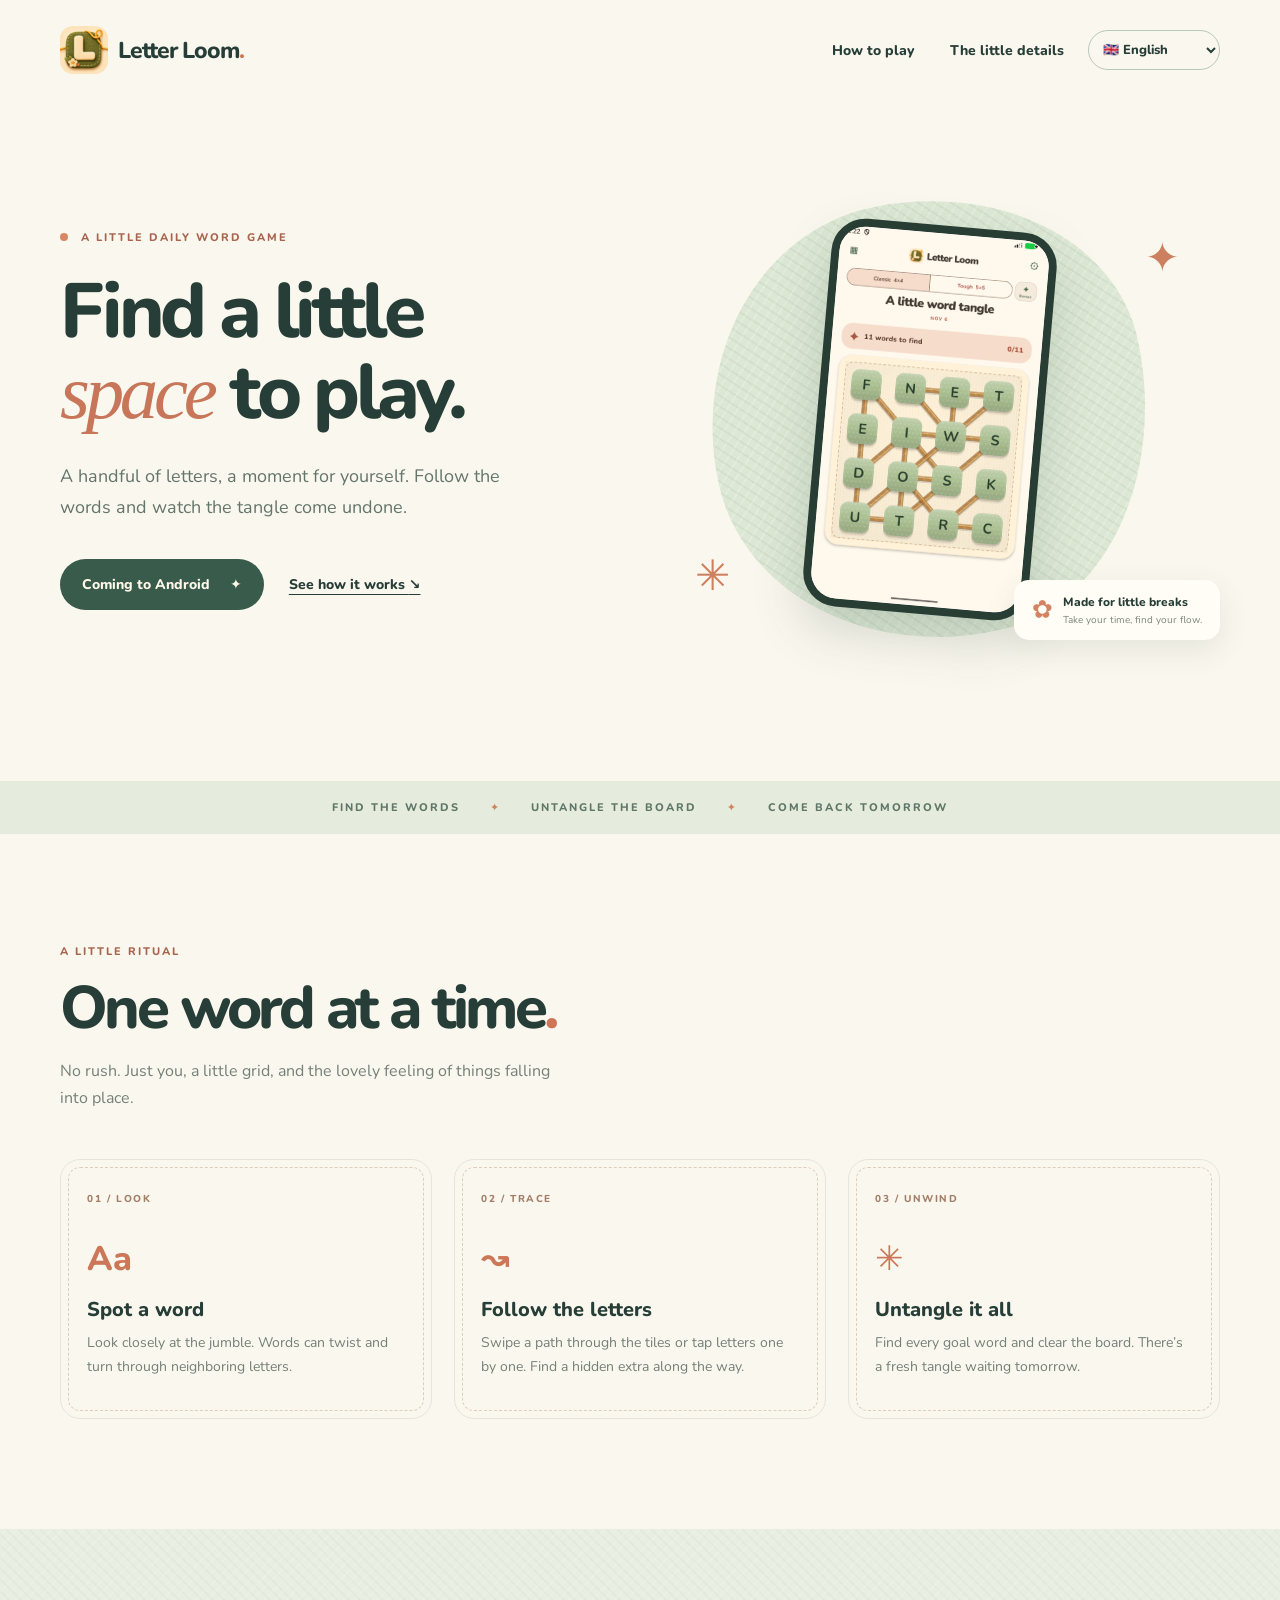
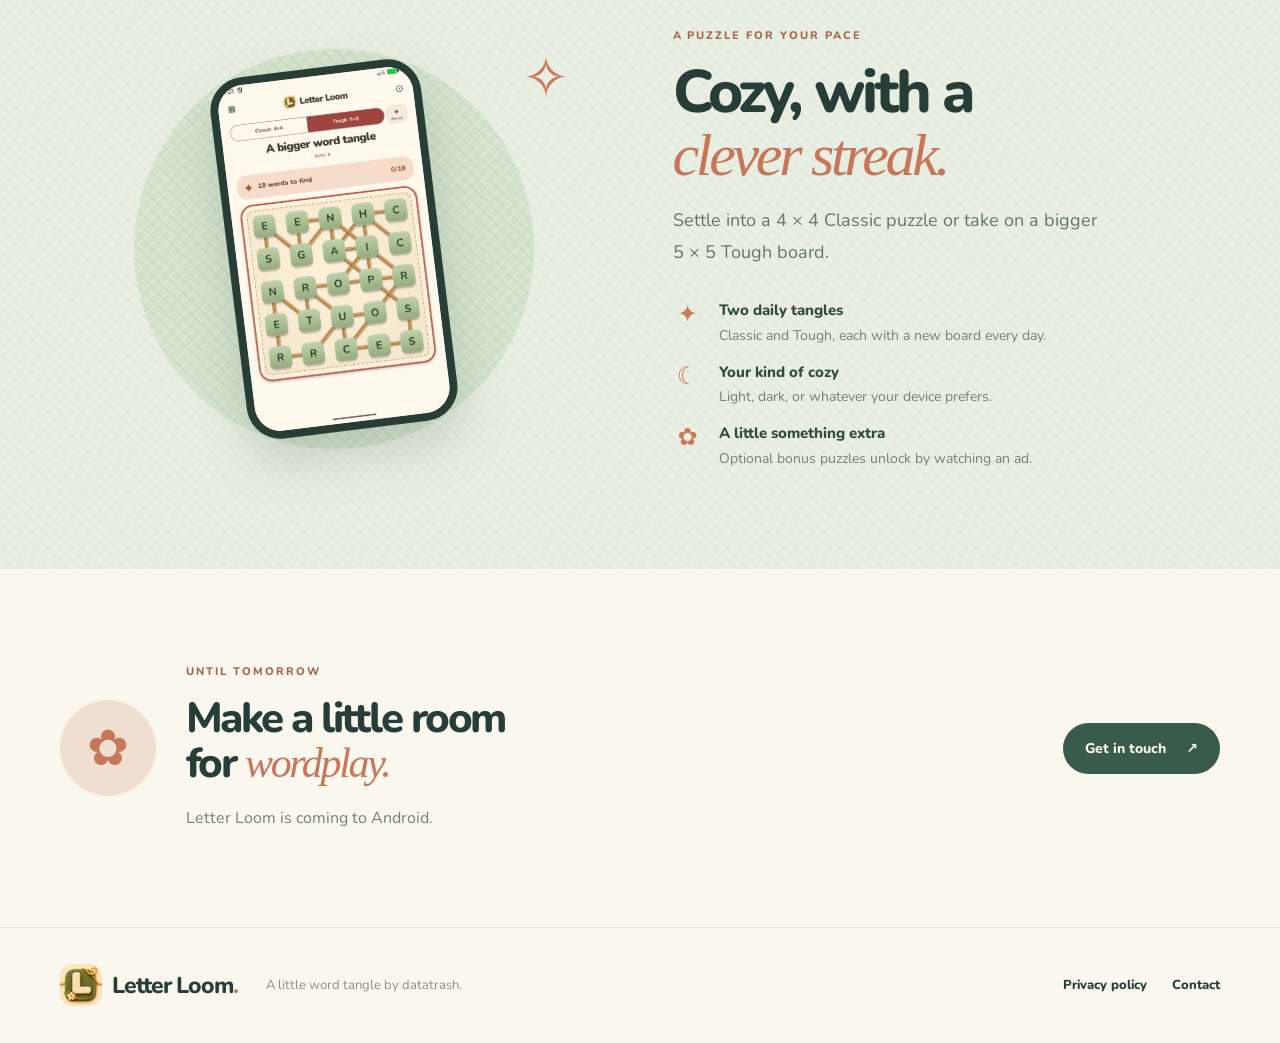
<file: index.html>
<!doctype html>
<html lang="en"><head><meta charset="utf-8"><meta name="viewport" content="width=device-width,initial-scale=1"><meta name="description" content="Letter Loom is a cozy daily word puzzle for Android. Find words, untangle the board, and make a little space for play."><meta name="theme-color" content="#f9f5e9"><link rel="canonical" href="https://letterloom.datatra.sh/"><link rel="icon" href="/assets/icon.png?v=3"><link rel="stylesheet" href="/style.css"><title>Letter Loom — a little word tangle</title></head>
<body><header class="wrap header"><a class="brand" href="/" aria-label="Letter Loom home"><img src="/assets/icon.png?v=3" alt="" width="48" height="48"><span>Letter Loom<span class="brand-dot">.</span></span></a><nav aria-label="Main navigation"><a href="#how">How to play</a><a href="#features">The little details</a></nav></header>
<main><section class="hero wrap"><div class="hero-copy"><div class="eyebrow"><span class="dot"></span> A LITTLE DAILY WORD GAME</div><h1>Find a little<br><em>space</em> to play.</h1><p>A handful of letters, a moment for yourself. Follow the words and watch the tangle come undone.</p><div class="hero-actions"><span class="pill">Coming to Android <span aria-hidden="true">✦</span></span><a class="text-link" href="#how">See how it works <span aria-hidden="true">↘</span></a></div></div><div class="hero-art"><div class="art-blob"></div><div class="orbit orbit-one">✦</div><div class="orbit orbit-two">✳</div><div class="phone"><img src="/assets/classic.png?v=3" alt="Letter Loom's Classic word puzzle on an Android screen" width="1080" height="1920"></div><div class="art-label"><span class="label-icon">✿</span><div><strong>Made for little breaks</strong><small>Take your time, find your flow.</small></div></div></div></section>
<section class="ribbon" aria-label="Game highlights"><div><span class="ribbon-item">FIND THE WORDS</span><span class="ribbon-separator" aria-hidden="true">✦</span><span class="ribbon-item">UNTANGLE THE BOARD</span><span class="ribbon-separator" aria-hidden="true">✦</span><span class="ribbon-item">COME BACK TOMORROW</span></div></section>
<section class="how wrap" id="how"><div class="section-intro"><div class="eyebrow">A LITTLE RITUAL</div><h2>One word at a time<span class="accent">.</span></h2><p>No rush. Just you, a little grid, and the lovely feeling of things falling into place.</p></div><div class="steps"><article><span class="step-num">01 / LOOK</span><div class="step-icon">Aa</div><h3>Spot a word</h3><p>Look closely at the jumble. Words can twist and turn through neighboring letters.</p></article><article><span class="step-num">02 / TRACE</span><div class="step-icon">↝</div><h3>Follow the letters</h3><p>Swipe a path through the tiles or tap letters one by one. Find a hidden extra along the way.</p></article><article><span class="step-num">03 / UNWIND</span><div class="step-icon">✳</div><h3>Untangle it all</h3><p>Find every goal word and clear the board. There’s a fresh tangle waiting tomorrow.</p></article></div></section>
<section class="modes" id="features"><div class="wrap modes-inner"><div class="mode-art"><div class="mode-ring"></div><div class="phone phone-dark"><img src="/assets/tough.png?v=3" alt="Letter Loom's Tough word puzzle on an Android screen" width="1080" height="1920" loading="lazy"></div><span class="mode-spark">✧</span></div><div class="mode-copy"><div class="eyebrow">A PUZZLE FOR YOUR PACE</div><h2>Cozy, with a<br><em>clever streak.</em></h2><p>Settle into a <span class="board-size">4 × 4</span> Classic puzzle or take on a bigger <span class="board-size">5 × 5</span> Tough board.</p><div class="feature-list"><div><span>✦</span><p><strong>Two daily tangles</strong><br>Classic and Tough, each with a new board every day.</p></div><div><span>☾</span><p><strong>Your kind of cozy</strong><br>Light, dark, or whatever your device prefers.</p></div><div><span>✿</span><p><strong>A little something extra</strong><br>Optional bonus puzzles unlock by watching an ad.</p></div></div></div></div></section>
<section class="last wrap"><div class="last-icon">✿</div><div><div class="eyebrow">UNTIL TOMORROW</div><h2>Make a little room<br>for <em>wordplay.</em></h2><p>Letter Loom is coming to Android.</p></div><a class="contact-button" href="mailto:support@datatra.sh">Get in touch <span aria-hidden="true">↗</span></a></section></main>
<footer><div class="wrap footer"><a class="brand" href="/"><img src="/assets/icon.png?v=3" alt="" width="42" height="42"><span>Letter Loom<span class="brand-dot">.</span></span></a><p>A little word tangle by datatrash.</p><div><a href="/privacy/">Privacy policy</a><a href="mailto:support@datatra.sh">Contact</a></div></div></footer><script src="/i18n.js" defer></script></body></html>
</file>
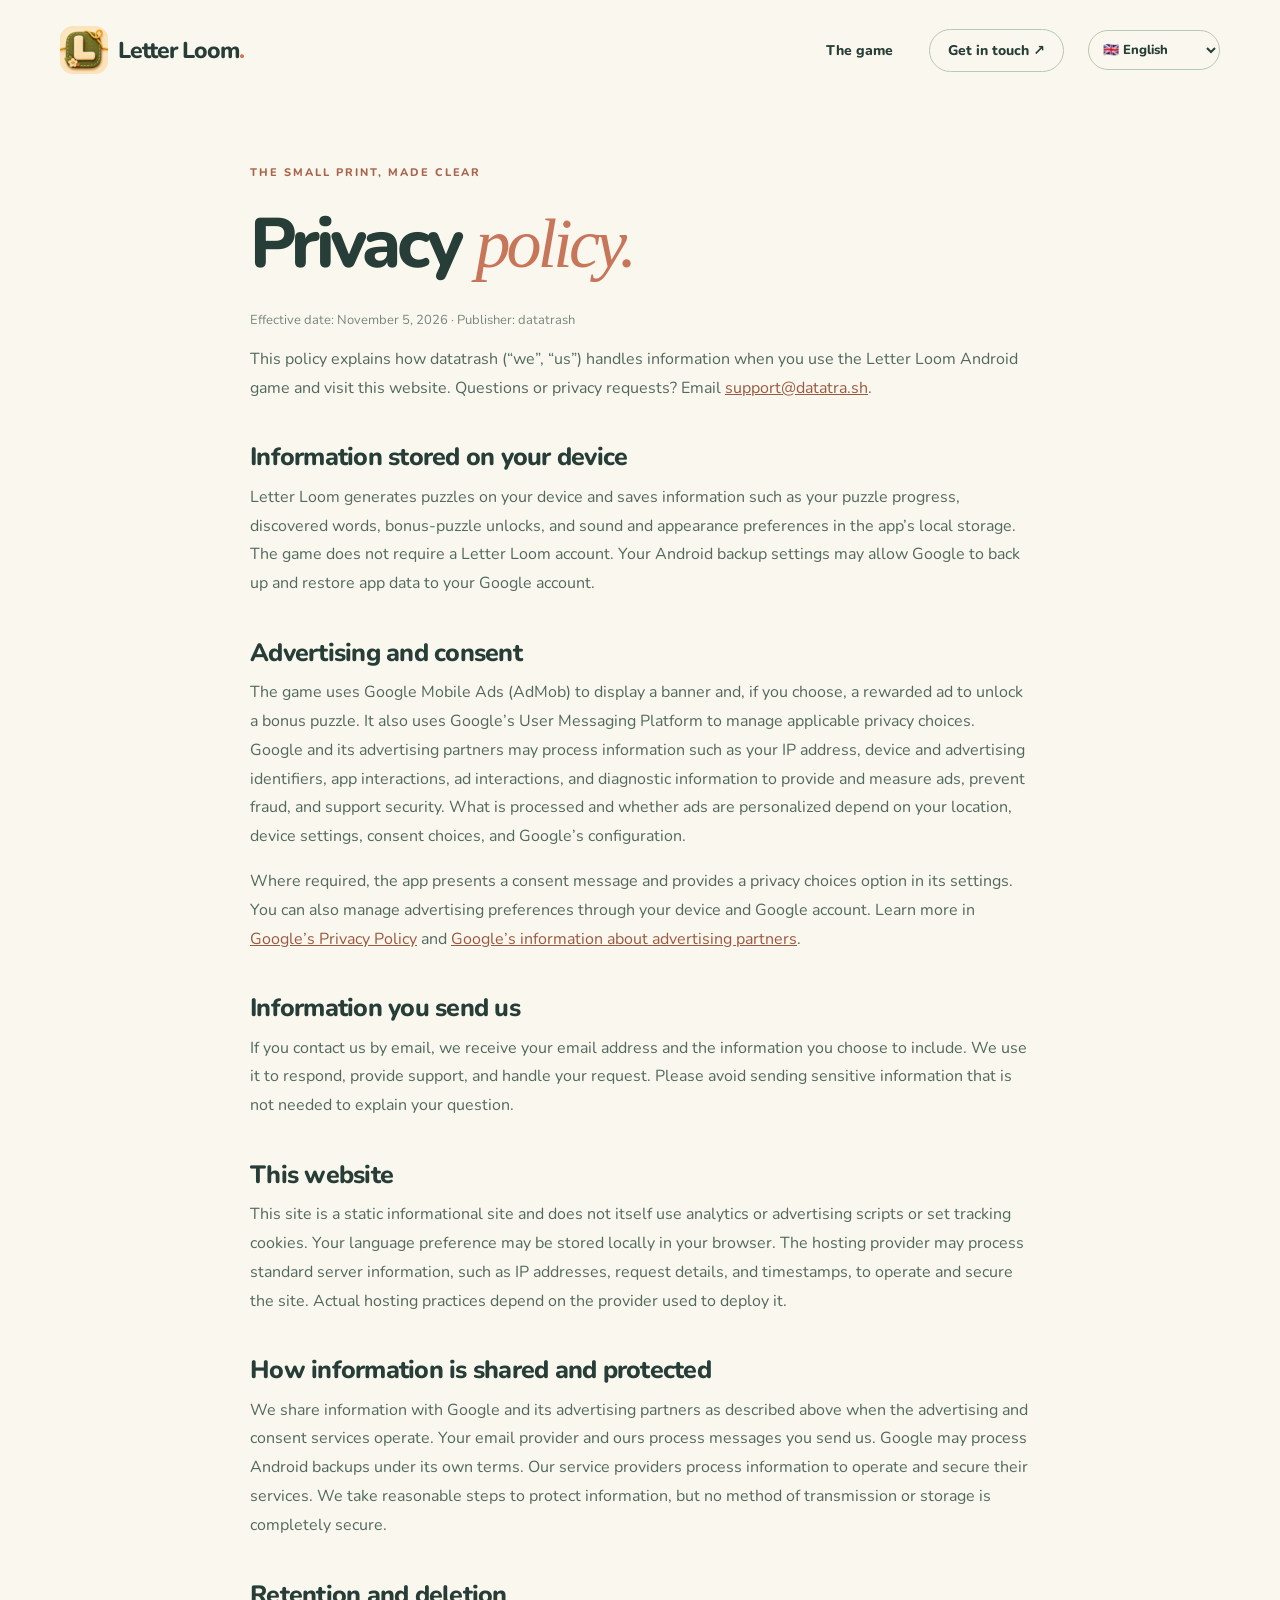
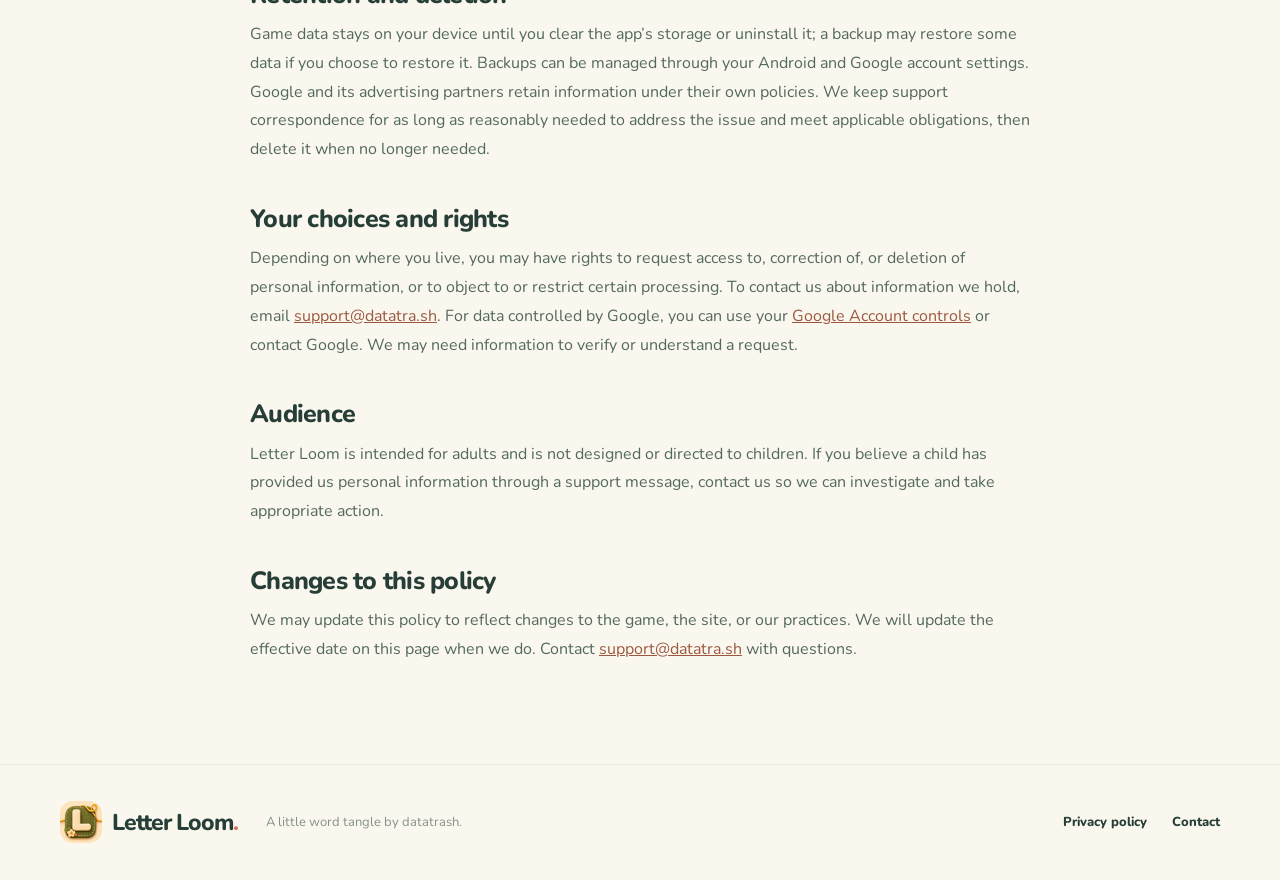
<file: privacy/index.html>
<!doctype html>
<html lang="en"><head><meta charset="utf-8"><meta name="viewport" content="width=device-width,initial-scale=1"><meta name="description" content="How Letter Loom handles your data, advertising and privacy choices."><meta name="theme-color" content="#f9f5e9"><link rel="canonical" href="https://letterloom.datatra.sh/privacy/"><link rel="icon" href="/assets/icon.png?v=3"><link rel="stylesheet" href="/style.css"><title>Privacy policy — Letter Loom</title></head><body><header class="wrap header"><a class="brand" href="/"><img src="/assets/icon.png?v=3" alt="" width="48" height="48"><span>Letter Loom<span class="brand-dot">.</span></span></a><nav aria-label="Main navigation"><a href="/">The game</a><a class="nav-contact" href="mailto:support@datatra.sh">Get in touch ↗</a></nav></header><main class="wrap"><article class="policy"><div class="eyebrow">THE SMALL PRINT, MADE CLEAR</div><h1>Privacy <em>policy.</em></h1><p class="updated">Effective date: November 5, 2026 · Publisher: datatrash</p><p>This policy explains how datatrash (“we”, “us”) handles information when you use the Letter Loom Android game and visit this website. Questions or privacy requests? Email <a href="mailto:support@datatra.sh">support@datatra.sh</a>.</p>
<h2>Information stored on your device</h2><p>Letter Loom generates puzzles on your device and saves information such as your puzzle progress, discovered words, bonus-puzzle unlocks, and sound and appearance preferences in the app’s local storage. The game does not require a Letter Loom account. Your Android backup settings may allow Google to back up and restore app data to your Google account.</p>
<h2>Advertising and consent</h2><p>The game uses Google Mobile Ads (AdMob) to display a banner and, if you choose, a rewarded ad to unlock a bonus puzzle. It also uses Google’s User Messaging Platform to manage applicable privacy choices. Google and its advertising partners may process information such as your IP address, device and advertising identifiers, app interactions, ad interactions, and diagnostic information to provide and measure ads, prevent fraud, and support security. What is processed and whether ads are personalized depend on your location, device settings, consent choices, and Google’s configuration.</p><p>Where required, the app presents a consent message and provides a privacy choices option in its settings. You can also manage advertising preferences through your device and Google account. Learn more in <a href="https://policies.google.com/privacy">Google’s Privacy Policy</a> and <a href="https://support.google.com/admob/answer/6128543">Google’s information about advertising partners</a>.</p>
<h2>Information you send us</h2><p>If you contact us by email, we receive your email address and the information you choose to include. We use it to respond, provide support, and handle your request. Please avoid sending sensitive information that is not needed to explain your question.</p>
<h2>This website</h2><p>This site is a static informational site and does not itself use analytics or advertising scripts or set tracking cookies. Your language preference may be stored locally in your browser. The hosting provider may process standard server information, such as IP addresses, request details, and timestamps, to operate and secure the site. Actual hosting practices depend on the provider used to deploy it.</p>
<h2>How information is shared and protected</h2><p>We share information with Google and its advertising partners as described above when the advertising and consent services operate. Your email provider and ours process messages you send us. Google may process Android backups under its own terms. Our service providers process information to operate and secure their services. We take reasonable steps to protect information, but no method of transmission or storage is completely secure.</p>
<h2>Retention and deletion</h2><p>Game data stays on your device until you clear the app’s storage or uninstall it; a backup may restore some data if you choose to restore it. Backups can be managed through your Android and Google account settings. Google and its advertising partners retain information under their own policies. We keep support correspondence for as long as reasonably needed to address the issue and meet applicable obligations, then delete it when no longer needed.</p>
<h2>Your choices and rights</h2><p>Depending on where you live, you may have rights to request access to, correction of, or deletion of personal information, or to object to or restrict certain processing. To contact us about information we hold, email <a href="mailto:support@datatra.sh">support@datatra.sh</a>. For data controlled by Google, you can use your <a href="https://myaccount.google.com/">Google Account controls</a> or contact Google. We may need information to verify or understand a request.</p>
<h2>Audience</h2><p>Letter Loom is intended for adults and is not designed or directed to children. If you believe a child has provided us personal information through a support message, contact us so we can investigate and take appropriate action.</p>
<h2>Changes to this policy</h2><p>We may update this policy to reflect changes to the game, the site, or our practices. We will update the effective date on this page when we do. Contact <a href="mailto:support@datatra.sh">support@datatra.sh</a> with questions.</p></article></main><footer><div class="wrap footer"><a class="brand" href="/"><img src="/assets/icon.png?v=3" alt="" width="42" height="42"><span>Letter Loom<span class="brand-dot">.</span></span></a><p>A little word tangle by datatrash.</p><div><a href="/privacy/">Privacy policy</a><a href="mailto:support@datatra.sh">Contact</a></div></div></footer><script src="/i18n.js" defer></script><script src="/privacy-i18n.js" defer></script></body></html>
</file>
<file: style.css>
@font-face{font-family:Nunito;src:url('/assets/nunito-regular.ttf')}@font-face{font-family:Nunito;src:url('/assets/nunito-extrabold.ttf');font-weight:800}*{box-sizing:border-box}html{scroll-behavior:smooth}body{margin:0;background:#faf7ee;color:#263e37;font-family:Nunito,system-ui,sans-serif}a{color:inherit}a:focus-visible{outline:3px solid #c46d50;outline-offset:5px}.wrap{width:min(1160px,calc(100% - 64px));margin:auto}.header{height:100px;display:flex;align-items:center;justify-content:space-between}.brand{display:flex;align-items:center;gap:10px;text-decoration:none;font-weight:800;font-size:23px;letter-spacing:-1px}.brand img{border-radius:13px}.brand-dot,.accent{color:#cf7657}nav{display:flex;align-items:center;gap:36px;font-size:14px;font-weight:800}nav a{text-decoration:none}.nav-contact{border:1px solid #b8c8b6;border-radius:30px;padding:11px 18px}.hero{display:grid;grid-template-columns:1fr 1fr;align-items:center;min-height:630px;padding:35px 0 76px}.eyebrow{font-size:11px;font-weight:800;letter-spacing:.18em;color:#a8654e}.dot{display:inline-block;width:8px;height:8px;background:#d88765;border-radius:50%;margin-right:8px}h1,h2,h3,p{margin-top:0}h1,h2{font-weight:800;letter-spacing:-.06em;line-height:1.05}h1{font-size:clamp(54px,6vw,86px);margin:27px 0}h1 em,h2 em{font-family:Georgia,serif;font-weight:400;color:#c77659;letter-spacing:-.055em}.hero-copy>p,.mode-copy>p{font-size:18px;line-height:1.75;color:#64756b;max-width:445px}.hero-actions{display:flex;align-items:center;gap:25px;margin-top:35px}.pill,.contact-button{display:inline-flex;align-items:center;gap:20px;background:#385b4b;color:#fff7e8;border-radius:40px;padding:16px 22px;font-size:14px;font-weight:800;text-decoration:none}.text-link{font-size:14px;font-weight:800;text-underline-offset:5px}.hero-art{height:570px;position:relative;display:grid;place-items:center}.art-blob{position:absolute;width:440px;height:440px;background:#dce8d4;border-radius:47% 53% 45% 55% / 54% 42% 58% 46%;transform:rotate(-12deg)}.phone{position:relative;width:226px;border:8px solid #283e35;border-radius:34px;overflow:hidden;box-shadow:0 22px 50px #40594a35;transform:rotate(5deg);background:#fff}.phone img{display:block;width:100%;height:auto}.orbit{position:absolute;color:#cd805f;font-size:42px}.orbit-one{top:95px;right:40px}.orbit-two{left:55px;bottom:100px}.art-label{position:absolute;right:0;bottom:65px;display:flex;align-items:center;gap:10px;background:#fffdf5;border-radius:15px;padding:13px 18px;box-shadow:0 10px 30px #40594a1c;font-size:12px}.art-label small{display:block;color:#7b887d;margin-top:3px}.label-icon{font-size:25px;color:#d38361}.ribbon{background:#e5ecdd;padding:19px 18px;text-align:center;font-size:11px;letter-spacing:.18em;font-weight:800;color:#5f7768}.ribbon>div{display:flex;align-items:center;justify-content:center;flex-wrap:wrap;gap:12px 30px}.ribbon-item{white-space:nowrap}.ribbon-separator{color:#ce8463}.board-size{white-space:nowrap}.how{padding:110px 0}.section-intro{max-width:510px}.section-intro h2,.mode-copy h2,.last h2{font-size:clamp(39px,5vw,60px);margin:18px 0}.section-intro>p,.steps p,.feature-list p,.last p{color:#748177;line-height:1.7}.steps{display:grid;grid-template-columns:repeat(3,1fr);gap:22px;margin-top:47px}.steps article{border:1px solid #e4e7d8;border-radius:20px;padding:26px;min-height:260px}.step-num{color:#a37e68;font-size:10px;letter-spacing:.16em;font-weight:800}.step-icon{font-size:34px;color:#cb7758;margin:28px 0 14px;font-weight:800}.steps h3{font-size:20px;margin-bottom:8px}.steps p{font-size:14px;margin-bottom:0}.modes{background:#e8eee1;overflow:hidden}.modes-inner{display:grid;grid-template-columns:1fr 1fr;align-items:center;min-height:640px;gap:65px}.mode-art{height:590px;display:grid;place-items:center;position:relative}.mode-ring{position:absolute;width:400px;height:400px;background:#d5e3ce;border-radius:50%}.phone-dark{width:212px;transform:rotate(-7deg)}.mode-spark{position:absolute;right:38px;top:86px;font-size:56px;color:#ca7859}.feature-list{margin-top:30px;display:grid;gap:12px}.feature-list>div{display:flex;gap:16px}.feature-list span{color:#c8795a;font-size:24px;flex:0 0 30px;text-align:center}.feature-list p{font-size:14px;margin:0}.feature-list strong{color:#314b3e;font-size:15px}.last{padding:95px 0;display:flex;align-items:center;gap:30px}.last-icon{width:96px;height:96px;display:grid;place-items:center;border-radius:50%;background:#f0ded0;color:#c6785a;font-size:50px}.last h2{font-size:42px}.last p{margin:0}.contact-button{margin-left:auto}footer{border-top:1px solid #e8e7da}.footer{min-height:115px;display:flex;align-items:center;gap:28px}.footer p{font-size:13px;color:#869187;margin:0}.footer>div{margin-left:auto;display:flex;gap:25px;font-size:13px;font-weight:800}.footer a{text-decoration:none}.policy{max-width:780px;margin:65px auto 100px}.policy h1{font-size:clamp(48px,6vw,70px)}.policy h2{font-size:25px;letter-spacing:-.03em;margin:42px 0 12px}.policy p,.policy li{font-size:16px;line-height:1.8;color:#52695e}.policy a{color:#9c583f}.policy .updated{font-size:13px;color:#78877c}.policy ul{padding-left:22px}@media(max-width:760px){.wrap{width:min(100% - 36px,1160px)}.header{height:78px}.header nav{gap:15px}.header nav a:first-child,.header nav a:nth-child(2){display:none}.hero{grid-template-columns:1fr;padding-top:45px;padding-bottom:30px}.hero h1{font-size:57px}.hero-art{height:460px}.art-blob{width:320px;height:320px}.phone{width:175px;border-width:6px;border-radius:26px}.art-label{right:0;bottom:30px}.orbit-one{right:10px}.orbit-two{left:15px}.how{padding:75px 0}.steps{grid-template-columns:1fr}.steps article{min-height:0}.step-icon{margin:20px 0 10px}.modes-inner{grid-template-columns:1fr;gap:0;padding-bottom:65px}.mode-art{height:410px}.mode-ring{width:290px;height:290px}.phone-dark{width:165px}.mode-spark{right:20px;top:40px}.last{padding:70px 0;flex-wrap:wrap}.last-icon{width:68px;height:68px;font-size:36px}.last h2{font-size:37px}.contact-button{margin-left:0}.footer{align-items:flex-start;flex-direction:column;gap:12px;padding:30px 0}.footer>div{margin:5px 0 0}.policy{margin:40px auto 70px}}
@media(prefers-reduced-motion:reduce){html{scroll-behavior:auto}}

.language-select{font:800 13px Nunito,system-ui,sans-serif;color:#263e37;border:1px solid #b8c8b6;border-radius:25px;background:#faf7ee;padding:9px 10px;cursor:pointer}.header nav{margin-left:auto;margin-right:24px}@media(max-width:760px){.header nav{margin-right:10px}.language-select{max-width:130px}}

/* A subtle woven texture echoes the Letter Loom icon. */
.modes{background-color:#e8eee1;background-image:repeating-linear-gradient(45deg,rgba(91,119,85,.035) 0,rgba(91,119,85,.035) 2px,transparent 2px,transparent 8px),repeating-linear-gradient(-45deg,rgba(255,255,255,.12) 0,rgba(255,255,255,.12) 2px,transparent 2px,transparent 8px)}
.art-blob,.mode-ring{background-image:repeating-linear-gradient(45deg,rgba(91,119,85,.07) 0,rgba(91,119,85,.07) 2px,transparent 2px,transparent 9px),repeating-linear-gradient(-45deg,rgba(255,255,255,.18) 0,rgba(255,255,255,.18) 2px,transparent 2px,transparent 9px)}
.steps article{outline:1px dashed rgba(165,130,94,.35);outline-offset:-9px}
</file>
